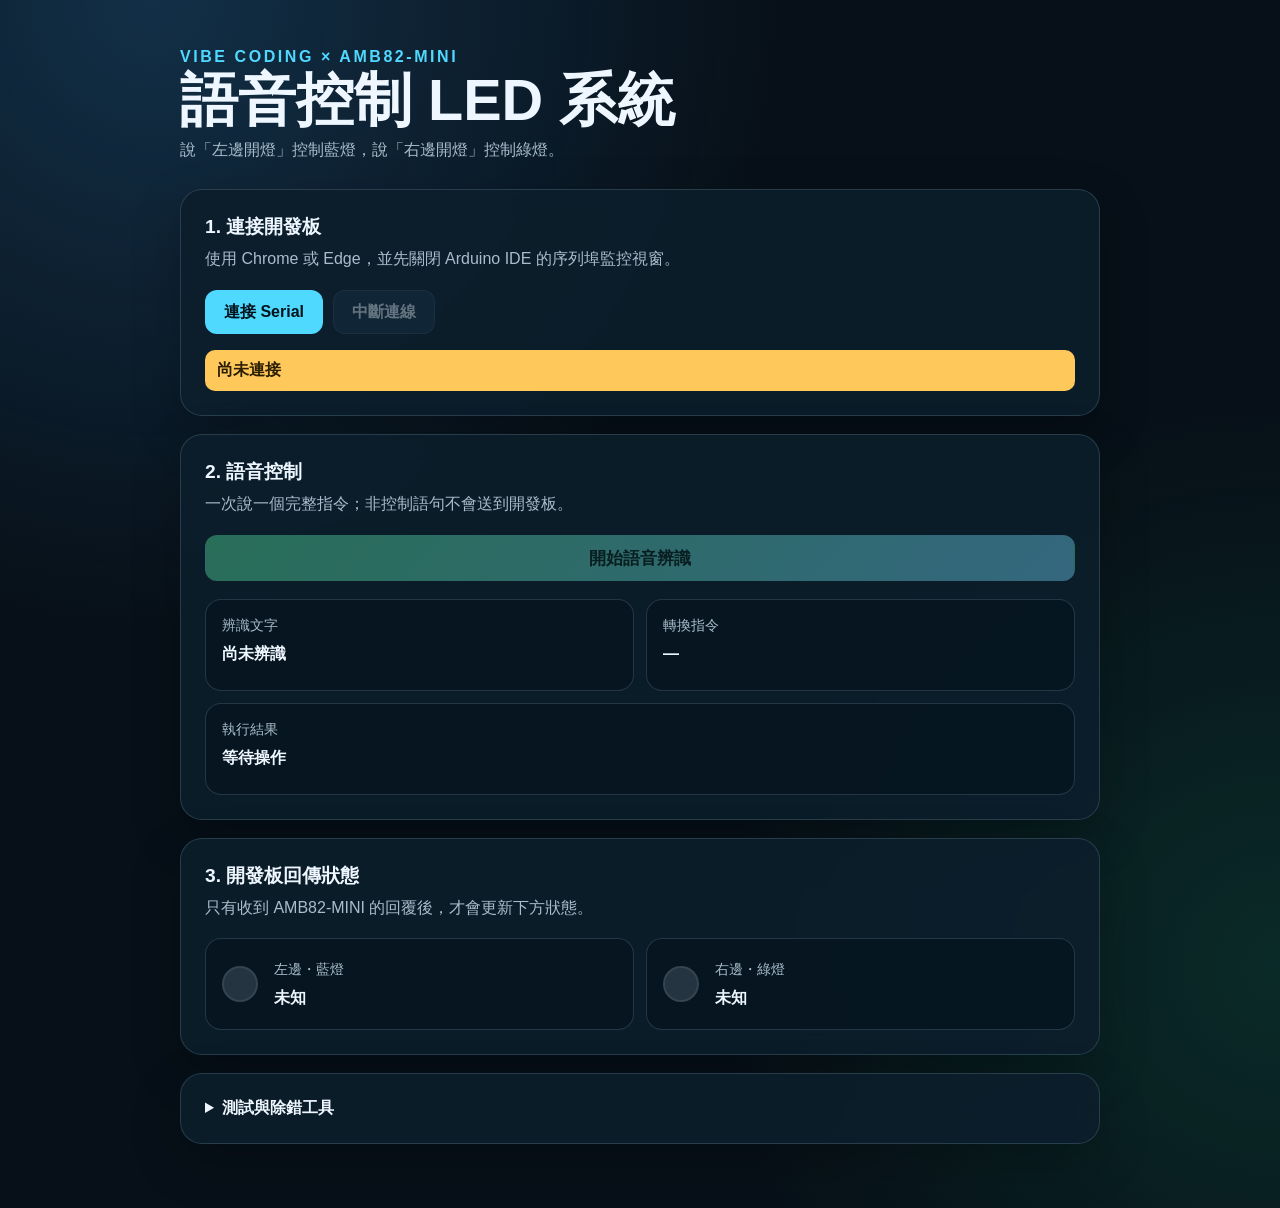
<file: web/index.html>
<!doctype html>
<html lang="zh-Hant">
  <head>
    <meta charset="utf-8" />
    <meta name="viewport" content="width=device-width, initial-scale=1" />
    <title>Ameba Mini 語音控制 LED</title>
    <link rel="stylesheet" href="style.css" />
  </head>
  <body>
    <main class="app-shell">
      <header class="hero">
        <p class="eyebrow">Vibe Coding × AMB82-MINI</p>
        <h1>語音控制 LED 系統</h1>
        <p>說「左邊開燈」控制藍燈，說「右邊開燈」控制綠燈。</p>
      </header>

      <section class="panel connection-panel" aria-labelledby="connection-title">
        <div>
          <h2 id="connection-title">1. 連接開發板</h2>
          <p class="hint">使用 Chrome 或 Edge，並先關閉 Arduino IDE 的序列埠監控視窗。</p>
        </div>
        <div class="button-row">
          <button id="connectButton" class="button primary">連接 Serial</button>
          <button id="disconnectButton" class="button secondary" disabled>中斷連線</button>
        </div>
        <p id="connectionStatus" class="status warning" role="status">尚未連接</p>
      </section>

      <section class="panel" aria-labelledby="voice-title">
        <div>
          <h2 id="voice-title">2. 語音控制</h2>
          <p class="hint">一次說一個完整指令；非控制語句不會送到開發板。</p>
        </div>
        <button id="listenButton" class="button voice" disabled>開始語音辨識</button>

        <div class="result-grid">
          <article class="result-card">
            <span>辨識文字</span>
            <strong id="transcriptResult">尚未辨識</strong>
          </article>
          <article class="result-card">
            <span>轉換指令</span>
            <strong id="commandResult">—</strong>
          </article>
          <article class="result-card wide">
            <span>執行結果</span>
            <strong id="executionResult">等待操作</strong>
          </article>
        </div>
      </section>

      <section class="panel" aria-labelledby="led-title">
        <div>
          <h2 id="led-title">3. 開發板回傳狀態</h2>
          <p class="hint">只有收到 AMB82-MINI 的回覆後，才會更新下方狀態。</p>
        </div>
        <div class="led-grid">
          <article id="blueLedCard" class="led-card blue unknown">
            <span class="led-dot" aria-hidden="true"></span>
            <div><span>左邊・藍燈</span><strong id="blueLedState">未知</strong></div>
          </article>
          <article id="greenLedCard" class="led-card green unknown">
            <span class="led-dot" aria-hidden="true"></span>
            <div><span>右邊・綠燈</span><strong id="greenLedState">未知</strong></div>
          </article>
        </div>
      </section>

      <details class="panel debug-panel">
        <summary>測試與除錯工具</summary>
        <p class="hint">可先不用語音，分別驗證 Serial 傳輸與板端 LED 控制。</p>
        <div class="button-row">
          <button id="testLeftButton" class="button secondary command-button" disabled>測試左邊開燈</button>
          <button id="testRightButton" class="button secondary command-button" disabled>測試右邊開燈</button>
          <button id="refreshStatusButton" class="button secondary command-button" disabled>讀取板端狀態</button>
        </div>
        <div class="log-header">
          <h2>事件紀錄</h2>
          <button id="clearLogButton" class="text-button">清除</button>
        </div>
        <ol id="eventLog" class="event-log" aria-live="polite"></ol>
      </details>
    </main>

    <script src="app.js"></script>
  </body>
</html>
</file>
<file: web/style.css>
:root {
  color-scheme: dark;
  font-family: "Segoe UI", "Noto Sans TC", sans-serif;
  background: #071018;
  color: #eef7ff;
  --panel: rgba(13, 31, 44, 0.9);
  --border: rgba(148, 189, 216, 0.2);
  --muted: #a8bdcb;
  --cyan: #4fd9ff;
  --blue: #388bff;
  --green: #3fe08a;
  --warning: #ffc85a;
  --danger: #ff7080;
}

* { box-sizing: border-box; }

body {
  margin: 0;
  min-height: 100vh;
  background:
    radial-gradient(circle at 12% 0%, rgba(45, 120, 180, 0.3), transparent 38%),
    radial-gradient(circle at 100% 80%, rgba(20, 135, 98, 0.22), transparent 35%),
    #071018;
}

button { font: inherit; }

.app-shell {
  width: min(920px, calc(100% - 32px));
  margin: 0 auto;
  padding: 48px 0 64px;
}

.hero { margin-bottom: 28px; }
.hero h1 { margin: 4px 0 10px; font-size: clamp(2rem, 6vw, 3.6rem); line-height: 1.05; }
.hero p { color: var(--muted); margin: 0; }
.eyebrow { color: var(--cyan) !important; letter-spacing: 0.16em; font-weight: 700; text-transform: uppercase; }

.panel {
  margin-top: 18px;
  padding: 24px;
  border: 1px solid var(--border);
  border-radius: 22px;
  background: var(--panel);
  box-shadow: 0 18px 50px rgba(0, 0, 0, 0.22);
  backdrop-filter: blur(12px);
}

.panel h2 { margin: 0 0 6px; font-size: 1.2rem; }
.hint { margin: 0 0 18px; color: var(--muted); line-height: 1.6; }
.button-row { display: flex; flex-wrap: wrap; gap: 10px; }

.button {
  min-height: 44px;
  padding: 10px 18px;
  border: 1px solid transparent;
  border-radius: 12px;
  cursor: pointer;
  font-weight: 700;
  transition: transform 120ms ease, opacity 120ms ease, border-color 120ms ease;
}

.button:hover:not(:disabled) { transform: translateY(-1px); }
.button:disabled { cursor: not-allowed; opacity: 0.4; }
.primary { color: #02131c; background: var(--cyan); }
.secondary { color: #eaf7ff; background: #183247; border-color: var(--border); }
.voice { width: 100%; color: #052014; background: linear-gradient(135deg, #55e7a0, #72d7ff); font-size: 1.08rem; }
.voice.listening { color: white; background: linear-gradient(135deg, #ff5d75, #ff9f68); }

.status { margin: 16px 0 0; padding: 10px 12px; border-radius: 10px; font-weight: 700; }
.status.warning { color: #2a1d00; background: var(--warning); }
.status.success { color: #032414; background: var(--green); }
.status.error { color: white; background: #a72e43; }

.result-grid, .led-grid {
  display: grid;
  grid-template-columns: repeat(2, minmax(0, 1fr));
  gap: 12px;
  margin-top: 18px;
}

.result-card, .led-card {
  min-height: 92px;
  padding: 16px;
  border: 1px solid var(--border);
  border-radius: 16px;
  background: rgba(4, 17, 26, 0.55);
}

.result-card span, .led-card span { display: block; color: var(--muted); font-size: 0.88rem; }
.result-card strong, .led-card strong { display: block; margin-top: 8px; line-height: 1.4; }
.wide { grid-column: 1 / -1; }

.led-card { display: flex; align-items: center; gap: 16px; }
.led-dot { width: 36px; height: 36px; flex: 0 0 auto; border-radius: 50%; background: #243440; box-shadow: inset 0 0 0 2px rgba(255,255,255,0.08); }
.led-card.blue.on .led-dot { background: var(--blue); box-shadow: 0 0 28px rgba(56, 139, 255, 0.9); }
.led-card.green.on .led-dot { background: var(--green); box-shadow: 0 0 28px rgba(63, 224, 138, 0.8); }
.led-card.off { opacity: 0.72; }

details summary { cursor: pointer; font-weight: 800; }
details[open] summary { margin-bottom: 16px; }
.log-header { display: flex; justify-content: space-between; align-items: center; margin-top: 22px; }
.text-button { border: 0; color: var(--cyan); background: transparent; cursor: pointer; }
.event-log { max-height: 230px; overflow: auto; margin: 8px 0 0; padding-left: 30px; color: var(--muted); }
.event-log li { margin: 7px 0; line-height: 1.45; }

@media (max-width: 620px) {
  .app-shell { width: min(100% - 20px, 920px); padding-top: 28px; }
  .panel { padding: 18px; border-radius: 18px; }
  .result-grid, .led-grid { grid-template-columns: 1fr; }
  .wide { grid-column: auto; }
  .button-row .button { flex: 1 1 100%; }
}
</file>
